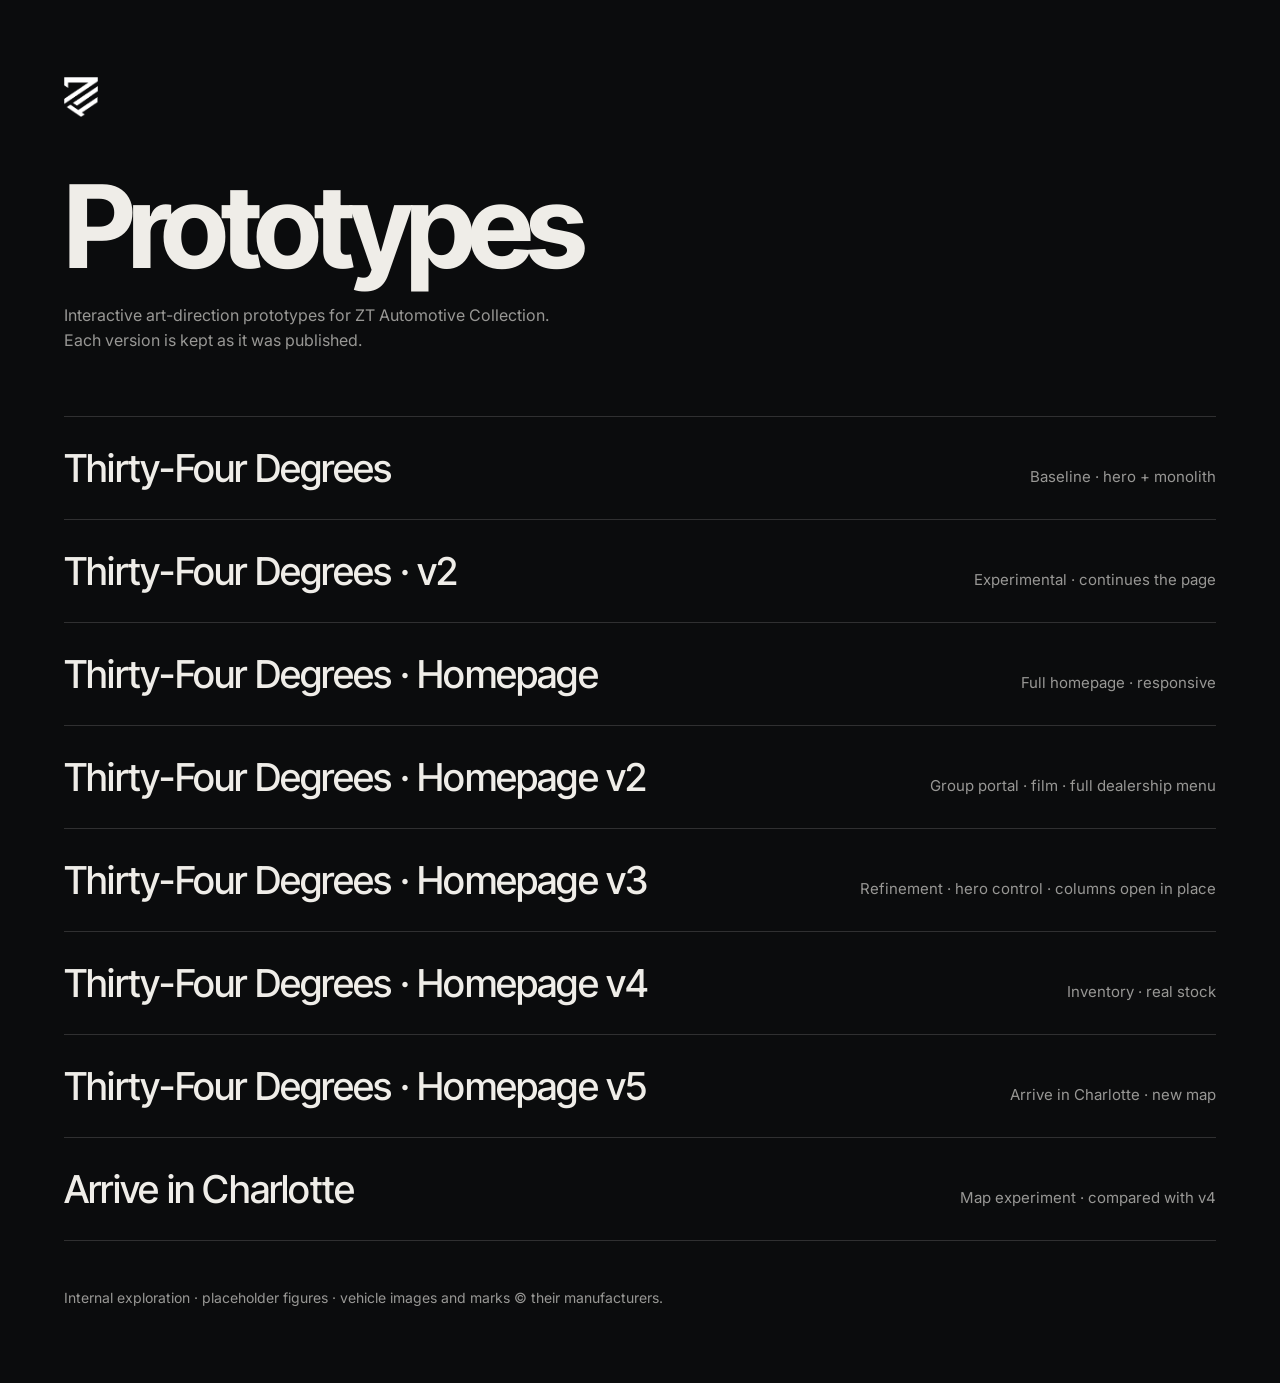
<file: index.html>
<!doctype html>
<html lang="en">
<head>
<meta charset="utf-8">
<meta name="viewport" content="width=device-width, initial-scale=1">
<title>ZT Prototypes</title>
<link rel="icon" type="image/png" href="prototype/thirty-four/assets/zt-monogram-white.png">
<link href="https://fonts.googleapis.com/css2?family=Inter+Tight:wght@500;700&family=Inter:wght@400&display=swap" rel="stylesheet">
<style>
  :root { --ink:#0b0c0d; --ivory:#efede8; --dim:rgba(239,237,232,.62); --rule:rgba(239,237,232,.16); }
  * { box-sizing:border-box; margin:0; padding:0; }
  html, body { background:var(--ink); color:var(--ivory); font-family:Inter, "Helvetica Neue", Arial, sans-serif; }
  main { max-width:1200px; margin:0 auto; padding:clamp(32px,6vw,96px) 24px; }
  img { width:34px; height:auto; display:block; margin-bottom:56px; }
  h1 { font-family:"Inter Tight", Arial, sans-serif; font-weight:700; font-size:clamp(48px,9vw,140px); letter-spacing:-.06em; line-height:.92; }
  p.lede { color:var(--dim); margin:24px 0 64px; max-width:52ch; line-height:1.55; }
  ol { list-style:none; border-top:1px solid var(--rule); }
  a { display:grid; grid-template-columns:1fr auto; gap:16px; align-items:baseline; padding:28px 0; border-bottom:1px solid var(--rule); color:inherit; text-decoration:none; }
  a strong { font-family:"Inter Tight", Arial, sans-serif; font-weight:500; font-size:clamp(24px,3vw,40px); letter-spacing:-.02em; transition:transform .5s cubic-bezier(.22,.61,.36,1); display:inline-block; }
  a:hover strong, a:focus-visible strong { transform:translateX(12px); }
  a span { color:var(--dim); font-size:15px; }
  small { display:block; margin-top:48px; color:var(--dim); font-size:14px; }
</style>
</head>
<body>
<main>
  <img src="prototype/thirty-four/assets/zt-monogram-white.png" alt="ZT Automotive">
  <h1>Prototypes</h1>
  <p class="lede">Interactive art-direction prototypes for ZT Automotive Collection. Each version is kept as it was published.</p>
  <ol>
    <li><a href="prototype/thirty-four/"><strong>Thirty-Four Degrees</strong><span>Baseline · hero + monolith</span></a></li>
    <li><a href="prototype/thirty-four-v2/"><strong>Thirty-Four Degrees · v2</strong><span>Experimental · continues the page</span></a></li>
    <li><a href="prototype/thirty-four-home/"><strong>Thirty-Four Degrees · Homepage</strong><span>Full homepage · responsive</span></a></li>
    <li><a href="prototype/thirty-four-home-v2/"><strong>Thirty-Four Degrees · Homepage v2</strong><span>Group portal · film · full dealership menu</span></a></li>
    <li><a href="prototype/thirty-four-home-v3/"><strong>Thirty-Four Degrees · Homepage v3</strong><span>Refinement · hero control · columns open in place</span></a></li>
    <li><a href="prototype/thirty-four-home-v4/"><strong>Thirty-Four Degrees · Homepage v4</strong><span>Inventory · real stock</span></a></li>
    <li><a href="prototype/thirty-four-home-v5/"><strong>Thirty-Four Degrees · Homepage v5</strong><span>Arrive in Charlotte · new map</span></a></li>
    <li><a href="prototype/thirty-four-home-v4-charlotte/compare.html"><strong>Arrive in Charlotte</strong><span>Map experiment · compared with v4</span></a></li>
  </ol>
  <small>Internal exploration · placeholder figures · vehicle images and marks © their manufacturers.</small>
</main>
</body>
</html>
</file>
